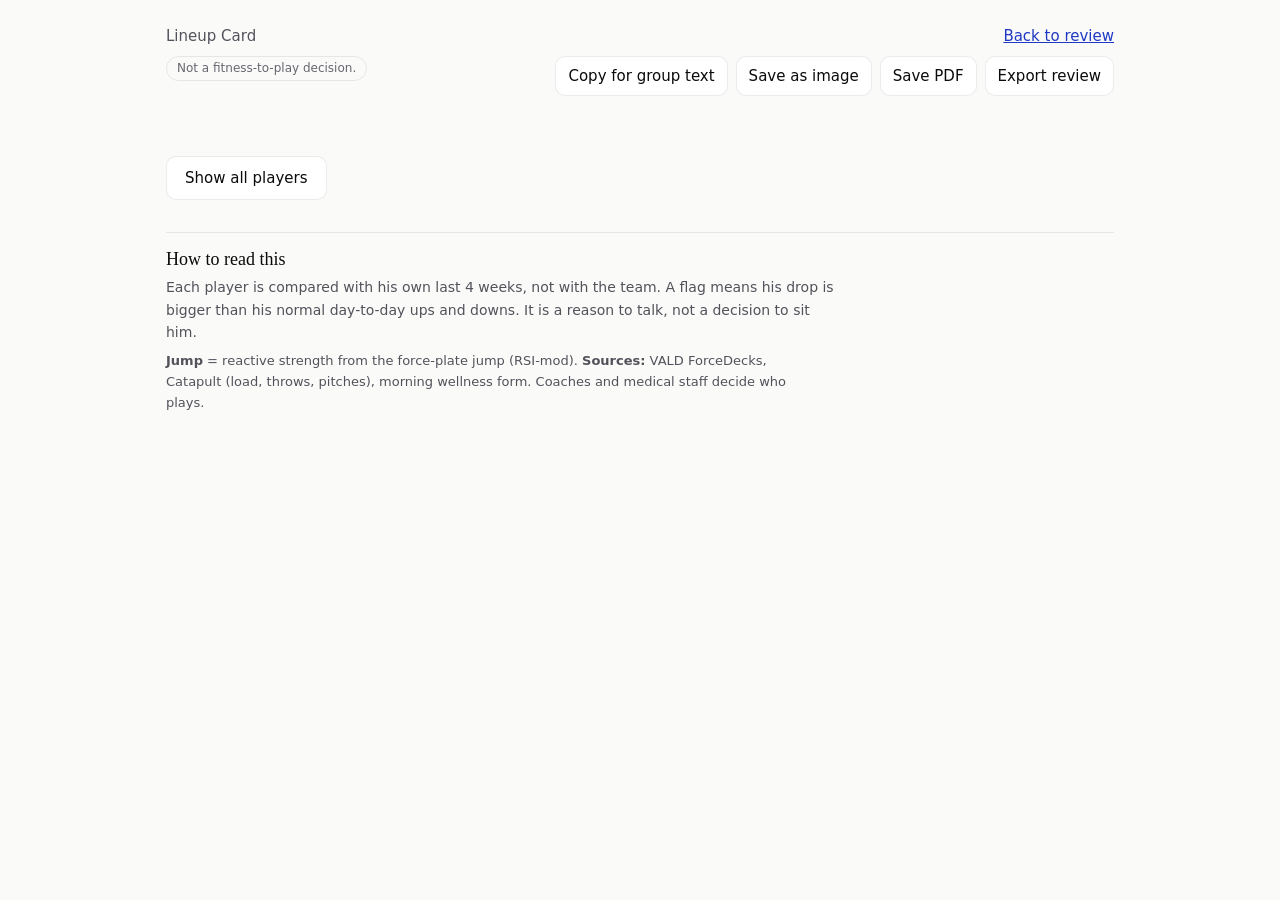
<file: index.html>
<!doctype html>
<html lang="en">
<head>
  <meta charset="utf-8">
  <meta name="viewport" content="width=device-width, initial-scale=1">
  <title>Lineup Card</title>
  <meta http-equiv="refresh" content="0; url=web/card.html">
  <link rel="canonical" href="web/card.html">
</head>
<body>
  <p>Opening the <a href="web/card.html">Lineup Card</a>. The morning review screen is <a href="web/index.html">here</a>.</p>
</body>
</html>
</file>
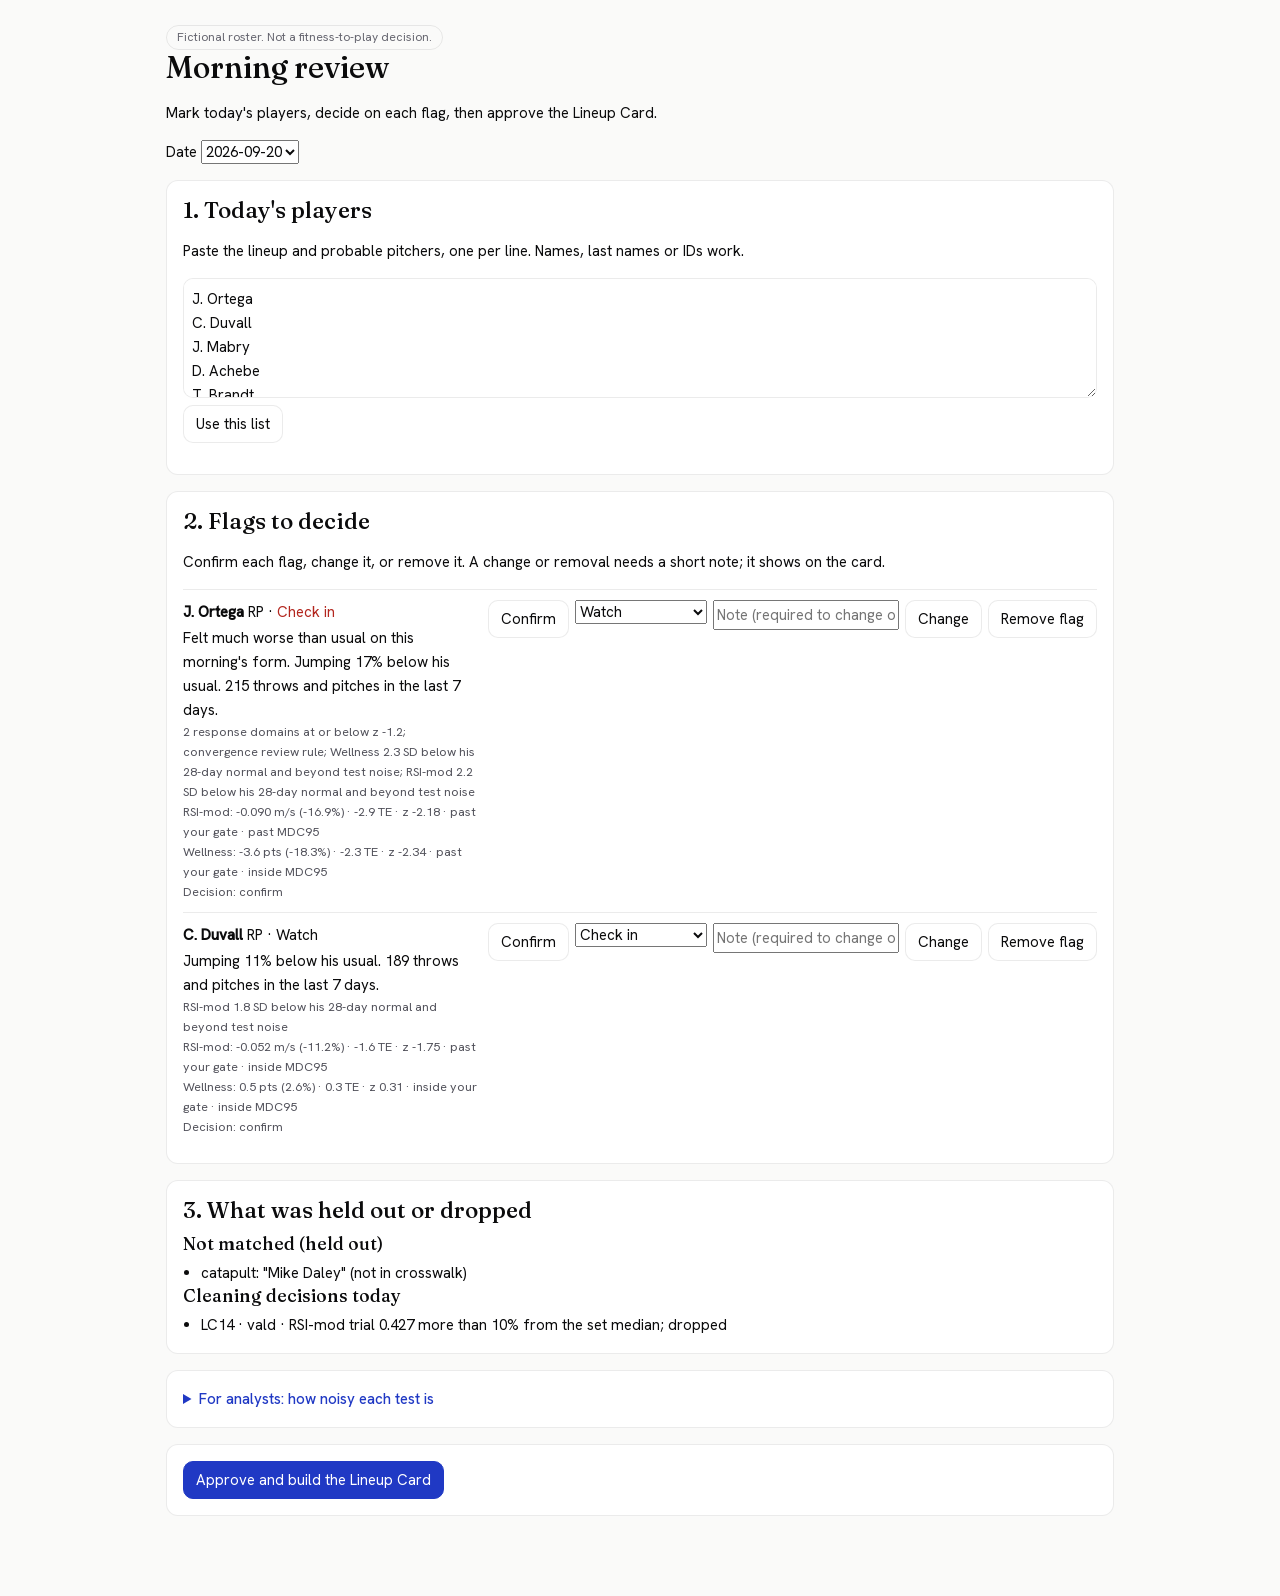
<file: web/index.html>
<!doctype html>
<html lang="en">
<head>
  <meta charset="utf-8">
  <meta name="viewport" content="width=device-width, initial-scale=1">
  <title>Lineup Card review</title>
  <link rel="stylesheet" href="css/fonts.css">
  <link rel="stylesheet" href="css/theme.css">
  <link rel="stylesheet" href="css/review.css">
</head>
<body>
<main class="wrap">
  <span class="fiction" id="disclaimer">Not a fitness-to-play decision.</span>
  <p id="stale" class="err" role="status" hidden></p>
  <h1>Morning review</h1>
  <p>Mark today's players, decide on each flag, then approve the Lineup Card.</p>
  <label>Date <select id="date"></select></label>

  <section class="panel">
    <h2>1. Today's players</h2>
    <p>Paste the lineup and probable pitchers, one per line. Names, last names or IDs work.</p>
    <textarea id="lineup" aria-label="Today's players"></textarea>
    <button id="apply-lineup">Use this list</button>
    <p id="lineup-result"></p>
  </section>

  <section class="panel">
    <h2>2. Flags to decide</h2>
    <p>Confirm each flag, change it, or remove it. A change or removal needs a short note; it shows on the card.</p>
    <div id="flags"></div>
  </section>

  <section class="panel">
    <h2>3. What was held out or dropped</h2>
    <div id="held"></div>
    <div id="log"></div>
  </section>

  <details class="panel analysts">
    <summary>For analysts: how noisy each test is</summary>
    <p>How sensitive each measure is for this squad. TE = typical error (test-to-test noise). SWC = smallest worthwhile change (0.2 x between-player SD). MDC95 = change needed to be 95% sure one reading moved. Your gate = 1.5 x TE.</p>
    <div id="signal"></div>
    <h3>All players' numbers</h3>
    <div id="allnums"></div>
  </details>

  <section class="panel">
    <button class="primary" id="approve">Approve and build the Lineup Card</button>
    <span id="approve-msg" class="err"></span>
  </section>
</main>
<script type="module">
  import { init } from "./js/review.js";
  import { fetchSource } from "./js/source.js";
  init(fetchSource());
</script>
</body>
</html>
</file>
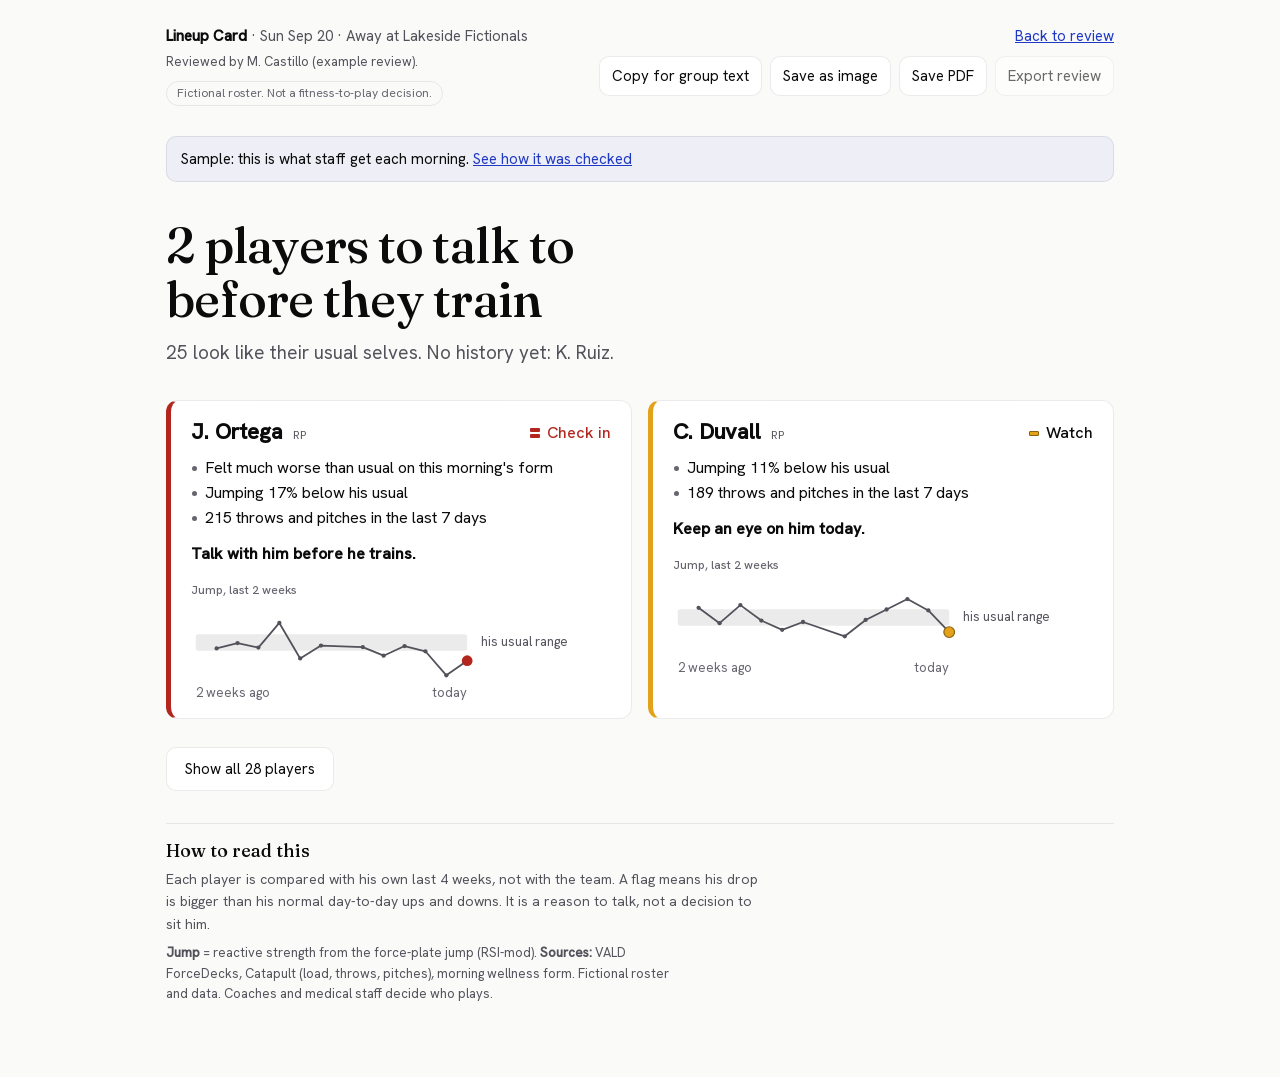
<file: web/card.html>
<!doctype html>
<html lang="en">
<head>
  <meta charset="utf-8">
  <meta name="viewport" content="width=device-width, initial-scale=1">
  <title>Lineup Card</title>
  <link rel="stylesheet" href="css/fonts.css">
  <link rel="stylesheet" href="css/theme.css">
  <link rel="stylesheet" href="css/card.css">
</head>
<body>
<main class="card wrap" id="card">
  <header class="card-head">
    <div class="head-info">
      <p id="topline" class="topline">Lineup Card</p>
      <p id="reviewed" class="reviewed"></p>
      <span class="fiction" id="disclaimer">Not a fitness-to-play decision.</span>
    </div>
    <div class="head-actions noprint">
      <a href="index.html" data-go="review">Back to review</a>
      <div class="share-bar" role="group" aria-label="Share this card">
        <button id="copy" type="button">Copy for group text</button>
        <button id="save" type="button">Save as image</button>
        <button id="print" type="button" title="Opens the print window. Choose Save as PDF.">Save PDF</button>
        <button id="export" type="button">Export review</button>
      </div>
      <p id="share-msg" class="share-msg" role="status" aria-live="polite"></p>
    </div>
  </header>
  <p id="sample-banner" class="banner noprint" hidden>Sample: this is what staff get each morning. <a href="index.html" data-go="review">See how it was checked</a></p>
  <p id="unreviewed" class="banner" hidden>Not reviewed yet. <a href="index.html" data-go="review">Review first</a>.</p>

  <section class="brief" aria-labelledby="headline">
    <h1 id="headline" class="headline"></h1>
    <p id="subline" class="subline"></p>
    <p id="schedule-note" class="schedule-note" hidden></p>
    <p id="stale" class="stale-note" role="status" hidden></p>
  </section>

  <section class="flags" aria-label="Players to talk to">
    <p id="more-label" class="group-label" hidden>Not explained by the team drop</p>
    <p id="tight-legend" class="tight-legend"></p>
    <div id="boxes" class="boxes"></div>
    <p id="with-team" class="with-team"></p>
  </section>

  <section class="everyone" aria-label="Everyone else">
    <button id="toggle" class="noprint" type="button" aria-expanded="false" aria-controls="all">Show all players</button>
    <div id="all" class="all" hidden></div>
    <div id="roster-print" class="roster-print"></div>
  </section>

  <footer class="card-foot">
    <h2>How to read this</h2>
    <p>Each player is compared with his own last 4 weeks, not with the team. A flag means his drop is bigger than his normal day-to-day ups and downs. It is a reason to talk, not a decision to sit him.</p>
    <p class="sources"><strong>Jump</strong> = reactive strength from the force-plate jump (RSI-mod). <strong>Sources:</strong> VALD ForceDecks, Catapult (load, throws, pitches), morning wellness form. <span id="fiction-foot" hidden>Fictional roster and data.</span> Coaches and medical staff decide who plays.</p>
  </footer>
</main>
<script type="module">
  import { init } from "./js/card.js";
  import { fetchSource } from "./js/source.js";
  init(fetchSource());
</script>
</body>
</html>
</file>
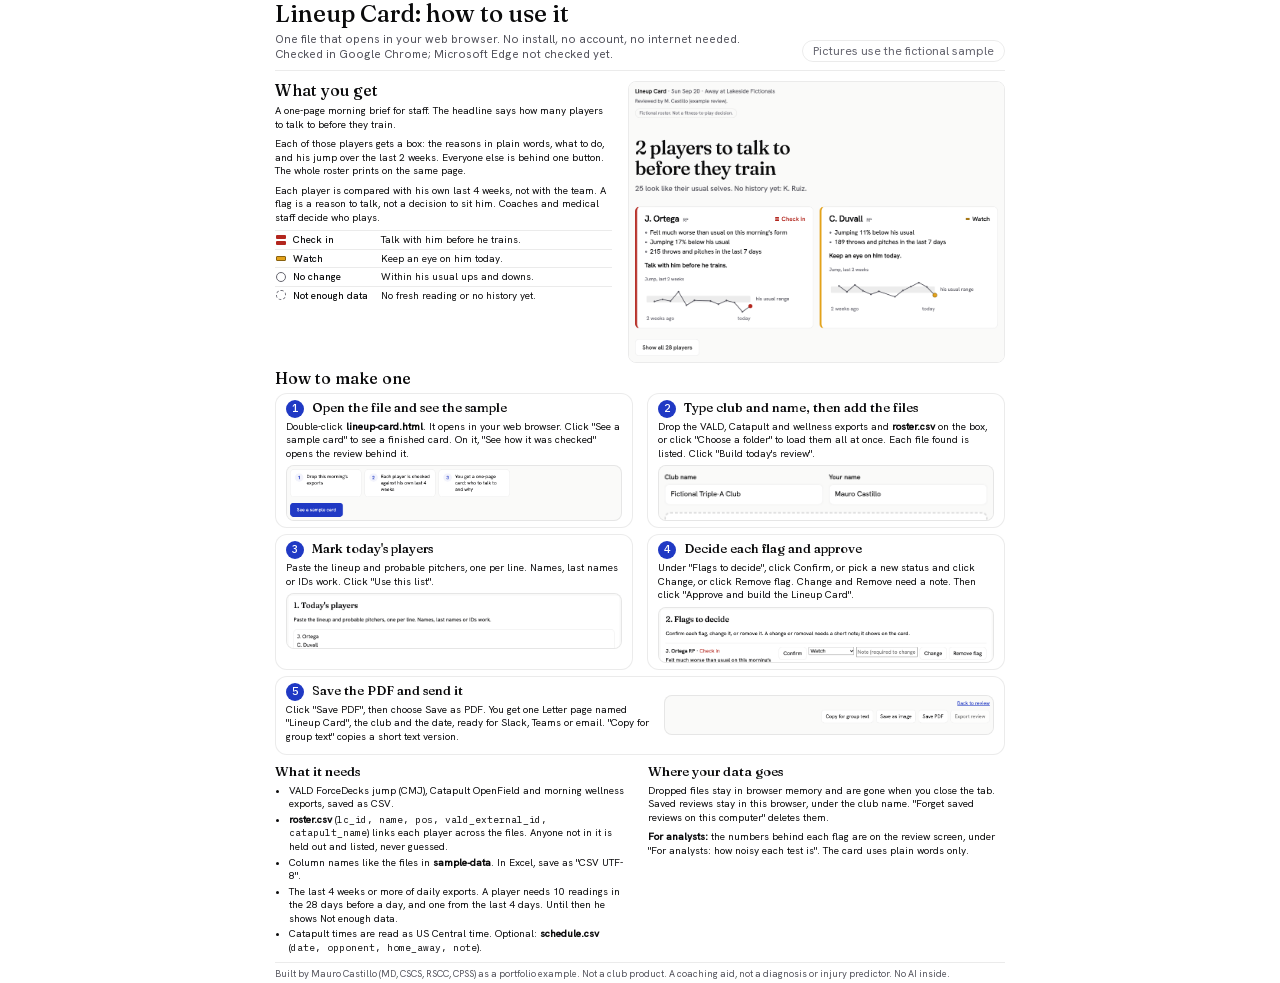
<file: docs/club-edition/how-to-use.html>
<!doctype html>
<html lang="en" data-theme="light">
<head>
  <meta charset="utf-8">
  <meta name="viewport" content="width=device-width, initial-scale=1">
  <title>Lineup Card: how to use it</title>
  <link rel="stylesheet" href="../../web/css/fonts.css">
  <link rel="stylesheet" href="../../web/css/theme.css">
  <style>
    @page { size: Letter; margin: 0.4in 0.45in; }
    html { -webkit-print-color-adjust: exact; print-color-adjust: exact; }
    body { font-size: 10px; line-height: 1.35; background: #fff; }
    .page { max-width: 7.6in; margin: 0 auto; padding: 0; }
    header { display: flex; justify-content: space-between; align-items: flex-end; gap: 16px;
      border-bottom: 1px solid var(--line); padding-bottom: 8px; }
    h1 { font-size: 24px; margin: 0; }
    h2 { font-size: 16px; margin: 0 0 4px; }
    .lede { margin: 2px 0 0; color: var(--ink-dim); font-size: 11.5px; }
    .fiction { white-space: nowrap; }
    .get { display: grid; grid-template-columns: 1fr 1.12fr; gap: 16px; align-items: start; margin-top: 10px; }
    .get p { margin: 0 0 6px; }
    .get .shot { display: block; width: 100%; border: 1px solid var(--line); border-radius: 8px; }
    .how-h { margin-top: 6px; }
    .steps { display: grid; grid-template-columns: 1fr 1fr; gap: 6px 14px; }
    .step { background: var(--card); border: 1px solid var(--line); border-radius: var(--radius-sm); padding: 6px 10px; }
    .step h3 { font-size: 12.5px; margin: 0 0 2px; display: flex; gap: 8px; align-items: baseline; }
    .n { font-family: var(--mono); font-size: 11px; color: var(--on-accent); background: var(--accent);
      border-radius: 999px; width: 18px; height: 18px; display: inline-grid; place-items: center; flex: none; }
    .step p { margin: 0 0 5px; }
    .step img { display: block; width: 100%; height: 56px; object-fit: cover; object-position: left top;
      border: 1px solid var(--line); border-radius: 8px; background: var(--bg); }
    .step img.fit { object-fit: contain; object-position: left center; }
    .step.wide { grid-column: 1 / -1; display: grid; grid-template-columns: 1fr 0.9fr; gap: 12px; align-items: center; }
    .step.wide img { height: 40px; object-fit: contain; object-position: right center; }
    .lower { display: grid; grid-template-columns: 1fr 1fr; gap: 16px; margin-top: 8px; }
    h4 { font-family: var(--display); font-weight: 500; font-size: 13px; margin: 0 0 3px; }
    .words { list-style: none; padding: 0; margin: 6px 0 0; }
    .words li { display: grid; grid-template-columns: 100px 1fr; gap: 6px; padding: 2px 0; border-top: 1px solid var(--line); }
    .status { display: inline-flex; align-items: center; gap: 6px; font-weight: 500; }
    .glyph { position: relative; display: inline-block; width: 12px; height: 12px; flex: none; }
    .glyph::before, .glyph::after { content: ""; position: absolute; box-sizing: border-box; }
    .g-check_in::before, .g-check_in::after { left: 1px; right: 1px; height: 4px; background: var(--st-check); border-radius: 1px; }
    .g-check_in::before { top: 1px; } .g-check_in::after { bottom: 1px; }
    .g-watch::before { left: 1px; right: 1px; top: 3.5px; height: 5px; background: var(--st-watch);
      border: 1px solid var(--st-watch-edge); border-radius: 1px; }
    .g-no_change::before, .g-not_enough_data::before { inset: 1px; border-radius: 50%; border: 1.5px solid var(--ink-faint); }
    .g-not_enough_data::before { border-style: dashed; }
    ul.plain { margin: 0; padding-left: 14px; }
    ul.plain li { margin: 0 0 2px; }
    code { font-family: var(--mono); font-size: 9.5px; }
    footer { margin-top: 6px; padding-top: 5px; border-top: 1px solid var(--line); color: var(--ink-dim); font-size: 9.5px; }
    footer p { margin: 0 0 2px; }
  </style>
</head>
<body>
<main class="page">
  <header>
    <div>
      <h1>Lineup Card: how to use it</h1>
      <p class="lede">One file that opens in your web browser. No install, no account, no internet needed. Checked in Google Chrome; Microsoft Edge not checked yet.</p>
    </div>
    <span class="fiction">Pictures use the fictional sample</span>
  </header>

  <section class="get">
    <div>
      <h2>What you get</h2>
      <p>A one-page morning brief for staff. The headline says how many players to talk to before they train.</p>
      <p>Each of those players gets a box: the reasons in plain words, what to do, and his jump over the last 2 weeks. Everyone else is behind one button. The whole roster prints on the same page.</p>
      <p>Each player is compared with his own last 4 weeks, not with the team. A flag is a reason to talk, not a decision to sit him. Coaches and medical staff decide who plays.</p>
      <ul class="words">
        <li><span class="status"><span class="glyph g-check_in"></span>Check in</span><span>Talk with him before he trains.</span></li>
        <li><span class="status"><span class="glyph g-watch"></span>Watch</span><span>Keep an eye on him today.</span></li>
        <li><span class="status"><span class="glyph g-no_change"></span>No change</span><span>Within his usual ups and downs.</span></li>
        <li><span class="status"><span class="glyph g-not_enough_data"></span>Not enough data</span><span>No fresh reading or no history yet.</span></li>
      </ul>
    </div>
    <img class="shot" src="shots/card.png" alt="The sample Lineup Card: the headline 2 players to talk to before they train, and one box each for J. Ortega and C. Duvall">
  </section>

  <h2 class="how-h">How to make one</h2>
  <section class="steps">
    <div class="step">
      <h3><span class="n">1</span> Open the file and see the sample</h3>
      <p>Double-click <b>lineup-card.html</b>. It opens in your web browser. Click "See a sample card" to see a finished card. On it, "See how it was checked" opens the review behind it.</p>
      <img class="fit" src="shots/step-1.png" alt="The start screen: three steps and the See a sample card button">
    </div>
    <div class="step">
      <h3><span class="n">2</span> Type club and name, then add the files</h3>
      <p>Drop the VALD, Catapult and wellness exports and <b>roster.csv</b> on the box, or click "Choose a folder" to load them all at once. Each file found is listed. Click "Build today's review".</p>
      <img src="shots/step-2.png" alt="Club and name typed, with the files found listed">
    </div>
    <div class="step">
      <h3><span class="n">3</span> Mark today's players</h3>
      <p>Paste the lineup and probable pitchers, one per line. Names, last names or IDs work. Click "Use this list".</p>
      <img src="shots/step-3.png" alt="The Today's players box with the lineup pasted">
    </div>
    <div class="step">
      <h3><span class="n">4</span> Decide each flag and approve</h3>
      <p>Under "Flags to decide", click Confirm, or pick a new status and click Change, or click Remove flag. Change and Remove need a note. Then click "Approve and build the Lineup Card".</p>
      <img src="shots/step-4.png" alt="Two flags with Confirm, Change and Remove flag buttons">
    </div>
    <div class="step wide">
      <div>
        <h3><span class="n">5</span> Save the PDF and send it</h3>
        <p>Click "Save PDF", then choose Save as PDF. You get one Letter page named "Lineup Card", the club and the date, ready for Slack, Teams or email. "Copy for group text" copies a short text version.</p>
      </div>
      <img src="shots/step-5.png" alt="The card's share buttons">
    </div>
  </section>

  <section class="lower">
    <div>
      <h4>What it needs</h4>
      <ul class="plain">
        <li>VALD ForceDecks jump (CMJ), Catapult OpenField and morning wellness exports, saved as CSV.</li>
        <li><b>roster.csv</b> (<code>lc_id, name, pos, vald_external_id, catapult_name</code>) links each player across the files. Anyone not in it is held out and listed, never guessed.</li>
        <li>Column names like the files in <b>sample-data</b>. In Excel, save as "CSV UTF-8".</li>
        <li>The last 4 weeks or more of daily exports. A player needs 10 readings in the 28 days before a day, and one from the last 4 days. Until then he shows Not enough data.</li>
        <li>Catapult times are read as US Central time. Optional: <b>schedule.csv</b> (<code>date, opponent, home_away, note</code>).</li>
      </ul>
    </div>
    <div>
      <h4>Where your data goes</h4>
      <p style="margin:0 0 6px">Dropped files stay in browser memory and are gone when you close the tab. Saved reviews stay in this browser, under the club name. "Forget saved reviews on this computer" deletes them.</p>
      <p style="margin:0"><b>For analysts:</b> the numbers behind each flag are on the review screen, under "For analysts: how noisy each test is". The card uses plain words only.</p>
    </div>
  </section>

  <footer>
    <p>Built by Mauro Castillo (MD, CSCS, RSCC, CPSS) as a portfolio example. Not a club product. A coaching aid, not a diagnosis or injury predictor. No AI inside.</p>
  </footer>
</main>
</body>
</html>
</file>
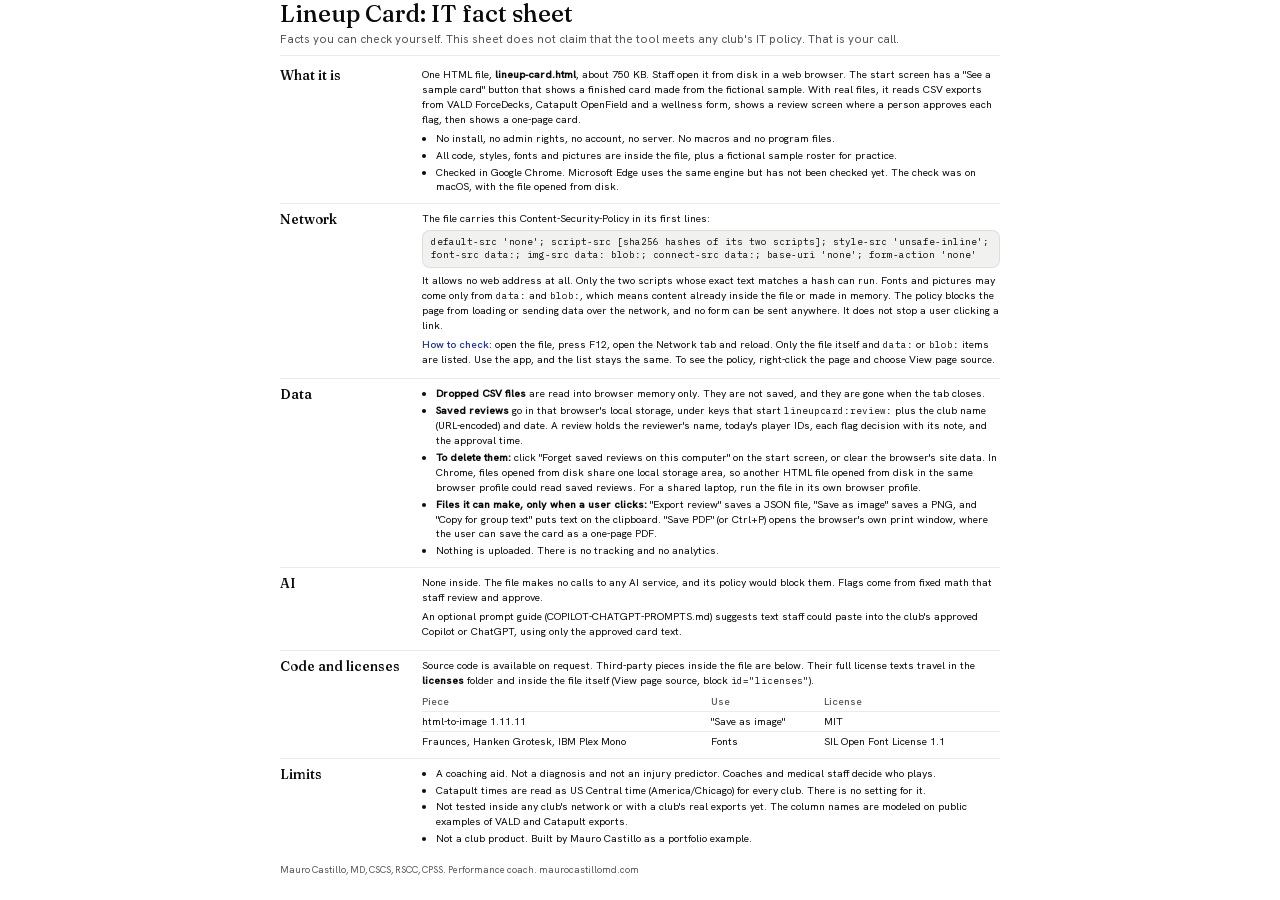
<file: docs/club-edition/it-fact-sheet.html>
<!doctype html>
<html lang="en" data-theme="light">
<head>
  <meta charset="utf-8">
  <meta name="viewport" content="width=device-width, initial-scale=1">
  <title>Lineup Card: IT fact sheet</title>
  <link rel="stylesheet" href="../../web/css/fonts.css">
  <link rel="stylesheet" href="../../web/css/theme.css">
  <style>
    @page { size: Letter; margin: 0.45in 0.5in; }
    html { -webkit-print-color-adjust: exact; print-color-adjust: exact; }
    body { font-size: 10.5px; line-height: 1.42; background: #fff; }
    .page { max-width: 7.5in; margin: 0 auto; }
    header { border-bottom: 1px solid var(--line); padding-bottom: 8px; margin-bottom: 4px; }
    h1 { font-size: 24px; margin: 0; }
    .lede { margin: 2px 0 0; color: var(--ink-dim); font-size: 11.5px; }
    section { display: grid; grid-template-columns: 1.35in 1fr; gap: 12px; padding: 7px 0; border-bottom: 1px solid var(--line); }
    h2 { font-size: 13.5px; margin: 0; }
    p { margin: 0 0 4px; }
    ul { margin: 0; padding-left: 14px; }
    li { margin: 0 0 2px; }
    code, .csp { font-family: var(--mono); font-size: 9.2px; }
    .csp { display: block; background: var(--surface); border: 1px solid var(--line); border-radius: 8px;
      padding: 5px 8px; margin: 3px 0 5px; word-break: break-word; }
    .check { color: var(--accent-dim); font-weight: 500; }
    table { border-collapse: collapse; width: 100%; }
    td, th { text-align: left; padding: 2px 8px 2px 0; border-top: 1px solid var(--line); vertical-align: top; }
    th { font-weight: 500; color: var(--ink-dim); border-top: 0; }
    footer { margin-top: 8px; color: var(--ink-dim); font-size: 9.5px; }
    footer p { margin: 0 0 2px; }
  </style>
</head>
<body>
<main class="page">
  <header>
    <h1>Lineup Card: IT fact sheet</h1>
    <p class="lede">Facts you can check yourself. This sheet does not claim that the tool meets any club's IT policy. That is your call.</p>
  </header>

  <section>
    <h2>What it is</h2>
    <div>
      <p>One HTML file, <b>lineup-card.html</b>, about 750 KB. Staff open it from disk in a web browser. The start screen has a "See a sample card" button that shows a finished card made from the fictional sample. With real files, it reads CSV exports from VALD ForceDecks, Catapult OpenField and a wellness form, shows a review screen where a person approves each flag, then shows a one-page card.</p>
      <ul>
        <li>No install, no admin rights, no account, no server. No macros and no program files.</li>
        <li>All code, styles, fonts and pictures are inside the file, plus a fictional sample roster for practice.</li>
        <li>Checked in Google Chrome. Microsoft Edge uses the same engine but has not been checked yet. The check was on macOS, with the file opened from disk.</li>
      </ul>
    </div>
  </section>

  <section>
    <h2>Network</h2>
    <div>
      <p>The file carries this Content-Security-Policy in its first lines:</p>
      <code class="csp">default-src 'none'; script-src [sha256 hashes of its two scripts]; style-src 'unsafe-inline'; font-src data:; img-src data: blob:; connect-src data:; base-uri 'none'; form-action 'none'</code>
      <p>It allows no web address at all. Only the two scripts whose exact text matches a hash can run. Fonts and pictures may come only from <code>data:</code> and <code>blob:</code>, which means content already inside the file or made in memory. The policy blocks the page from loading or sending data over the network, and no form can be sent anywhere. It does not stop a user clicking a link.</p>
      <p><span class="check">How to check:</span> open the file, press F12, open the Network tab and reload. Only the file itself and <code>data:</code> or <code>blob:</code> items are listed. Use the app, and the list stays the same. To see the policy, right-click the page and choose View page source.</p>
    </div>
  </section>

  <section>
    <h2>Data</h2>
    <div>
      <ul>
        <li><b>Dropped CSV files</b> are read into browser memory only. They are not saved, and they are gone when the tab closes.</li>
        <li><b>Saved reviews</b> go in that browser's local storage, under keys that start <code>lineupcard:review:</code> plus the club name (URL-encoded) and date. A review holds the reviewer's name, today's player IDs, each flag decision with its note, and the approval time.</li>
        <li><b>To delete them:</b> click "Forget saved reviews on this computer" on the start screen, or clear the browser's site data. In Chrome, files opened from disk share one local storage area, so another HTML file opened from disk in the same browser profile could read saved reviews. For a shared laptop, run the file in its own browser profile.</li>
        <li><b>Files it can make, only when a user clicks:</b> "Export review" saves a JSON file, "Save as image" saves a PNG, and "Copy for group text" puts text on the clipboard. "Save PDF" (or Ctrl+P) opens the browser's own print window, where the user can save the card as a one-page PDF.</li>
        <li>Nothing is uploaded. There is no tracking and no analytics.</li>
      </ul>
    </div>
  </section>

  <section>
    <h2>AI</h2>
    <div>
      <p>None inside. The file makes no calls to any AI service, and its policy would block them. Flags come from fixed math that staff review and approve.</p>
      <p>An optional prompt guide (COPILOT-CHATGPT-PROMPTS.md) suggests text staff could paste into the club's approved Copilot or ChatGPT, using only the approved card text.</p>
    </div>
  </section>

  <section>
    <h2>Code and licenses</h2>
    <div>
      <p>Source code is available on request. Third-party pieces inside the file are below. Their full license texts travel in the <b>licenses</b> folder and inside the file itself (View page source, block <code>id="licenses"</code>).</p>
      <table>
        <tr><th>Piece</th><th>Use</th><th>License</th></tr>
        <tr><td>html-to-image 1.11.11</td><td>"Save as image"</td><td>MIT</td></tr>
        <tr><td>Fraunces, Hanken Grotesk, IBM Plex Mono</td><td>Fonts</td><td>SIL Open Font License 1.1</td></tr>
      </table>
    </div>
  </section>

  <section style="border-bottom:0">
    <h2>Limits</h2>
    <div>
      <ul>
        <li>A coaching aid. Not a diagnosis and not an injury predictor. Coaches and medical staff decide who plays.</li>
        <li>Catapult times are read as US Central time (America/Chicago) for every club. There is no setting for it.</li>
        <li>Not tested inside any club's network or with a club's real exports yet. The column names are modeled on public examples of VALD and Catapult exports.</li>
        <li>Not a club product. Built by Mauro Castillo as a portfolio example.</li>
      </ul>
    </div>
  </section>

  <footer>
    <p>Mauro Castillo, MD, CSCS, RSCC, CPSS. Performance coach. maurocastillomd.com</p>
  </footer>
</main>
</body>
</html>
</file>
<file: web/css/fonts.css>
/* Fonts ship with the app (SIL Open Font License 1.1: web/fonts/OFL.txt in the repo;
   the offline file carries it in its "licenses" block, the Club Edition package in licenses/),
   so no page loads anything from another host. Latin subset only.
   Fraunces and Hanken Grotesk are variable files (Fraunces includes the opsz axis). */
@font-face { font-family: "Fraunces"; src: url("../fonts/fraunces.woff2") format("woff2"); font-weight: 400 500; font-style: normal; font-display: swap; unicode-range: U+0000-00FF, U+0131, U+0152-0153, U+02BB-02BC, U+02C6, U+02DA, U+02DC, U+0304, U+0308, U+0329, U+2000-206F, U+20AC, U+2122, U+2191, U+2193, U+2212, U+2215, U+FEFF, U+FFFD; }
@font-face { font-family: "Hanken Grotesk"; src: url("../fonts/hanken.woff2") format("woff2"); font-weight: 400 500; font-style: normal; font-display: swap; unicode-range: U+0000-00FF, U+0131, U+0152-0153, U+02BB-02BC, U+02C6, U+02DA, U+02DC, U+0304, U+0308, U+0329, U+2000-206F, U+20AC, U+2122, U+2191, U+2193, U+2212, U+2215, U+FEFF, U+FFFD; }
@font-face { font-family: "IBM Plex Mono"; src: url("../fonts/plex-mono-400.woff2") format("woff2"); font-weight: 400; font-style: normal; font-display: swap; unicode-range: U+0000-00FF, U+0131, U+0152-0153, U+02BB-02BC, U+02C6, U+02DA, U+02DC, U+0304, U+0308, U+0329, U+2000-206F, U+20AC, U+2122, U+2191, U+2193, U+2212, U+2215, U+FEFF, U+FFFD; }
@font-face { font-family: "IBM Plex Mono"; src: url("../fonts/plex-mono-500.woff2") format("woff2"); font-weight: 500; font-style: normal; font-display: swap; unicode-range: U+0000-00FF, U+0131, U+0152-0153, U+02BB-02BC, U+02C6, U+02DA, U+02DC, U+0304, U+0308, U+0329, U+2000-206F, U+20AC, U+2122, U+2191, U+2193, U+2212, U+2215, U+FEFF, U+FFFD; }
</file>
<file: web/css/theme.css>
:root {
  --bg: #FAFAF9; --surface: #F1F1F0; --card: #FFFFFF;
  --ink: #0B0B0C; --ink-dim: #52525B; --ink-faint: #666670;
  --accent: #2039C4; --accent-dim: #182C93; --on-accent: #FFFFFF; --accent-wash: rgba(32, 57, 196, 0.06);
  --line: rgba(11, 11, 12, 0.08);
  --ok: #246346; --warn: #815410; --alert: #9F3C2E;
  /* status colours (validated): amber is for marks and fills only, never for text */
  --st-check: #B3261E; --st-watch: #E3A21A;
  --st-watch-edge: color-mix(in srgb, var(--st-watch) 60%, black);
  --display: "Fraunces", Georgia, serif;
  --sans: "Hanken Grotesk", -apple-system, system-ui, sans-serif;
  --mono: "IBM Plex Mono", ui-monospace, monospace;
  --radius: 20px; --radius-sm: 12px;
}
@media (prefers-color-scheme: dark) {
  :root:not([data-theme="light"]) {
    --bg: #0E0E10; --surface: #17171A; --card: #1C1C20;
    --ink: #F4F4F5; --ink-dim: #A1A1AA; --ink-faint: #8B8B94;
    --accent: #8C9BFF; --accent-dim: #6F80F5; --on-accent: #0E0E10; --accent-wash: rgba(140, 155, 255, 0.10);
    --line: rgba(255, 255, 255, 0.10);
    --ok: #6FCF9E; --warn: #E0B25C; --alert: #F08A7A;
    --st-check: #DB4433; --st-watch: #CF9420;
  }
}
* { box-sizing: border-box; }
body { margin: 0; background: var(--bg); color: var(--ink); font: 400 15px/1.6 var(--sans); }
h1, h2, h3 { font-family: var(--display); font-weight: 500; line-height: 1.2; margin: 0 0 .4em; }
.mono { font-family: var(--mono); }
.wrap { max-width: 980px; margin: 0 auto; padding: 24px 16px 64px; }
.fiction { font-size: 12px; color: var(--ink-faint); border: 1px solid var(--line); border-radius: 999px; padding: 2px 10px; display: inline-block; }
.panel { background: var(--card); border: 1px solid var(--line); border-radius: var(--radius-sm); padding: 16px; margin: 16px 0; }
button, select, textarea, input { font: inherit; color: inherit; }
button { background: var(--card); border: 1px solid var(--line); border-radius: 10px; padding: 6px 12px; cursor: pointer; }
button.primary { background: var(--accent); color: var(--on-accent); border-color: var(--accent); }
textarea { width: 100%; min-height: 120px; background: var(--card); border: 1px solid var(--line); border-radius: 10px; padding: 8px; }
.word-check_in { color: var(--st-check); } .word-watch { color: var(--ink); }
.word-no_change { color: var(--ink-dim); } .word-not_enough_data { color: var(--ink-faint); }
</file>
<file: web/css/review.css>
/* Morning review screen (index.html and the offline edition). */
.row { display: grid; grid-template-columns: 1fr auto; gap: 8px; padding: 10px 0; border-top: 1px solid var(--line); }
.row small { color: var(--ink-dim); display: block; }
.actions { display: flex; gap: 6px; flex-wrap: wrap; align-items: start; }
.err { color: var(--alert); font-size: 13px; }
ul.plain { padding-left: 18px; margin: 0; }
table.num { border-collapse: collapse; width: 100%; font: 400 13px/1.4 var(--mono); margin: 8px 0; }
table.num th, table.num td { text-align: right; padding: 4px 8px; border-bottom: 1px solid var(--line); white-space: nowrap; }
table.num th:first-child, table.num td:first-child { text-align: left; }
table.num th { font: 500 12px var(--sans); color: var(--ink-dim); }
.scroll { overflow-x: auto; }
details summary { cursor: pointer; color: var(--accent); margin-top: 8px; }
details.analysts summary { margin-top: 0; font-weight: 500; }
details.analysts h3 { font-size: 16px; margin-top: 16px; }
.row .plain { display: block; margin-top: 2px; }
@media (max-width: 640px) { .row { grid-template-columns: 1fr; } }
</file>
<file: web/css/card.css>
/* Lineup Card: a morning brief for coaching staff. One headline, one box per player to talk to,
   everyone else behind one button. Calm, print-first, read in 30 seconds. */

.sr-only { position: absolute; width: 1px; height: 1px; overflow: hidden; clip: rect(0 0 0 0); white-space: nowrap; }

/* ---- header ---- */
.card-head { display: flex; justify-content: space-between; gap: 16px; align-items: start; }
.head-info { display: flex; flex-direction: column; align-items: start; gap: 4px; }
.topline { margin: 0; font-size: 15px; color: var(--ink-dim); }
.topline strong { color: var(--ink); font-weight: 600; }
.reviewed { margin: 0; font-size: 13px; color: var(--ink-dim); }
.reviewed:empty { display: none; }
.head-info .fiction { margin-top: 4px; }
.head-actions { display: flex; flex-direction: column; align-items: end; gap: 8px; }
.head-actions a, .banner a { color: var(--accent); }
.share-bar { display: flex; flex-wrap: wrap; gap: 8px; justify-content: end; }
.share-bar button { white-space: nowrap; min-height: 40px; }
.share-bar button:disabled { opacity: .6; cursor: progress; }
.share-bar #export:disabled { cursor: not-allowed; }
.share-msg { margin: 0; font-size: 13px; color: var(--ink-dim); min-height: 1.2em; text-align: right; }
.banner { background: var(--accent-wash); border: 1px solid var(--line); border-radius: 10px; padding: 10px 14px; margin: 16px 0 0; }
.stale-note { border: 1px solid var(--line); border-left: 4px solid var(--st-watch); border-radius: 10px; padding: 8px 12px; margin: 14px 0 0; }

/* ---- status glyph: glyph + word, never colour alone ---- */
.glyph { position: relative; display: inline-block; flex: none; width: 12px; height: 12px; vertical-align: -1px; }
.glyph::before, .glyph::after { content: ""; position: absolute; box-sizing: border-box; }
.g-check_in::before, .g-check_in::after { left: 1px; right: 1px; height: 4px; background: var(--st-check); border-radius: 1px; }
.g-check_in::before { top: 1px; } .g-check_in::after { bottom: 1px; }
.g-watch::before { left: 1px; right: 1px; top: 3.5px; height: 5px; background: var(--st-watch);
  border: 1px solid var(--st-watch-edge); border-radius: 1px; }
.g-no_change::before, .g-not_enough_data::before { inset: 1px; border-radius: 50%; border: 1.5px solid var(--ink-faint); }
.g-not_enough_data::before { border-style: dashed; }
/* "Down with team" (roster list on a team-drop day): a solid grey dot, neutral, unlike any status mark */
.g-with_team::before { inset: 2.5px; border-radius: 50%; background: var(--ink-faint); }
.word-with_team { color: var(--ink-dim); }
.status { display: inline-flex; align-items: center; gap: 6px; white-space: nowrap; }
.word { font-weight: 500; }

/* ---- the headline ---- */
.brief { margin-top: 36px; }
.headline { font-size: clamp(32px, 5.2vw, 50px); line-height: 1.08; letter-spacing: -0.015em; margin: 0; max-width: 22ch; text-wrap: balance; }
.subline { font-size: 19px; color: var(--ink-dim); margin: 12px 0 0; }
.subline:empty { display: none; }
.schedule-note { font-size: 15px; color: var(--ink-dim); margin: 6px 0 0; }

/* ---- one box per player to talk to ---- */
.flags { margin-top: 32px; }
.group-label { font-size: 14px; font-weight: 500; color: var(--ink-dim); margin: 0 0 10px; }
.boxes { display: grid; grid-template-columns: repeat(auto-fit, minmax(min(320px, 100%), 1fr)); gap: 16px; }
.boxes:empty { display: none; }
.box { container-type: inline-size; display: flex; flex-direction: column; background: var(--card); border: 1px solid var(--line);
  border-left: 5px solid var(--st-check); border-radius: var(--radius-sm); padding: 18px 20px 16px; }
.box-watch { border-left-color: var(--st-watch); }
.box-top { display: flex; flex-wrap: wrap; justify-content: space-between; align-items: baseline; gap: 4px 12px; }
.box-top h2 { font-family: var(--sans); font-size: 22px; font-weight: 600; margin: 0; letter-spacing: -0.005em; }
.box-top .status { font-size: 16px; }
.pos { font-family: var(--mono); font-size: 12px; font-weight: 400; color: var(--ink-dim); margin-left: 4px; }
.box-body { display: grid; gap: 14px; margin-top: 10px; }
.reasons { list-style: none; padding: 0; margin: 0; font-size: 16px; line-height: 1.45; }
.reasons li { position: relative; padding-left: 14px; }
.reasons li + li { margin-top: 2px; }
.reasons li::before { content: ""; position: absolute; left: 1px; top: .62em; width: 5px; height: 5px; border-radius: 50%; background: var(--ink-faint); }
.away { display: inline-block; font-size: 13px; color: var(--ink-dim); border: 1px solid var(--line); border-radius: 999px; padding: 1px 10px; margin: 10px 0 0; }
.action { font-size: 16px; font-weight: 600; margin: 12px 0 0; }
.box-trend { margin: 0; }
.box-trend figcaption { font-size: 12px; font-weight: 500; color: var(--ink-faint); margin: 0 0 2px; }
.trend { display: block; width: 100%; max-width: 400px; height: auto; overflow: visible; }
@container (min-width: 600px) {
  .box-body { grid-template-columns: 1fr minmax(280px, 1fr); align-items: center; }
}

/* the two-week jump picture (trendSvg in logic.js) */
.tr-band { fill: color-mix(in srgb, var(--ink) 8%, transparent); }
.tr-line { fill: none; stroke: var(--ink-dim); stroke-width: 1.5; stroke-linejoin: round; stroke-linecap: round; }
.tr-pt { fill: var(--ink-dim); }
.tr-dot { fill: var(--ink-faint); }
.tr-dot.tr-check_in { fill: var(--st-check); }
.tr-dot.tr-watch { fill: var(--st-watch); stroke: var(--st-watch-edge); stroke-width: 1; }
.tr-dot.tr-hollow { fill: var(--card); stroke-width: 2; stroke: var(--ink-faint); }
.tr-dot.tr-hollow.tr-check_in { stroke: var(--st-check); }
.tr-dot.tr-hollow.tr-watch { stroke: var(--st-watch-edge); }
.tr-label, .tr-axis { fill: var(--ink-faint); font: 400 11px var(--sans); }
.tr-label { fill: var(--ink-dim); }

.with-team { font-size: 15px; color: var(--ink-dim); margin: 16px 0 0; }
.with-team:empty { display: none; }

/* ---- everyone, behind one button ---- */
.everyone { margin-top: 28px; }
#toggle { min-height: 44px; padding: 8px 18px; }
.all { columns: 3 240px; column-gap: 36px; margin-top: 18px; }
.all-group { break-inside: avoid; margin-bottom: 14px; }
.all-group h3 { font: 600 12px var(--sans); letter-spacing: .06em; text-transform: uppercase; color: var(--ink-faint); margin: 0 0 4px; }
.all-group ul { list-style: none; padding: 0; margin: 0; }
.all-row { display: grid; grid-template-columns: 1fr auto; column-gap: 10px; padding: 5px 0; border-bottom: 1px solid var(--line); font-size: 14px; line-height: 1.35; }
.all-row .pos { margin-left: 2px; }
.all-name { font-weight: 500; }
.all-row .status { font-size: 13px; }
.all-change { grid-column: 1; font-size: 13px; color: var(--ink-dim); }
.in-lineup { grid-column: 2; justify-self: end; font-size: 12px; color: var(--ink-dim); }
.in-lineup:empty { display: none; }

.roster-print { display: none; }
.tight-legend { display: none; }

/* ---- how to read this ---- */
.card-foot { font-size: 14px; color: var(--ink-dim); border-top: 1px solid var(--line); margin-top: 32px; padding-top: 16px; }
.card-foot h2 { font-size: 18px; color: var(--ink); margin: 0 0 6px; }
.card-foot p { margin: 0 0 8px; max-width: 75ch; }
.card-foot .sources { font-size: 13px; }

/* ---- Save as image: buttons and banners leave the layout while the image is made ---- */
.capturing .noprint, .capturing .banner { display: none !important; }
.capturing .everyone:has(> .all[hidden]) { display: none; }
.capturing { padding-bottom: 24px; }

/* ---- phone ---- */
@media (max-width: 640px) {
  .card-head { flex-direction: column; gap: 10px; }
  .head-actions { align-items: start; }
  .share-bar, .share-msg { justify-content: start; text-align: left; }
  .brief { margin-top: 24px; }
  .subline { font-size: 17px; }
  .box { padding: 16px; }
  .box-top h2 { font-size: 20px; }
  #toggle { width: 100%; }
}

/* ---- print: one full US Letter page. The PDF is the real product (sent by Slack, Teams, email). ----
   Sizes are in pt; roster text is never under 9pt. "How to read this" sits at the page bottom.
   data-density / data-pictures on #card come from printLayout() in logic.js:
   roomy (0-4 boxes, two across, with pictures), normal (5-6, three across), tight (7+, a one-line-each list). */
@page { size: letter; margin: 0.4in 0.45in; }
@media print {
  :root, :root:not([data-theme="light"]) { --bg: #fff; --card: #fff; --ink: #000; --ink-dim: #333; --ink-faint: #666670; --surface: #eee;
    --line: rgba(0, 0, 0, .16); --st-check: #B3261E; --st-watch: #E3A21A; }
  * { -webkit-print-color-adjust: exact; print-color-adjust: exact; }
  body { font-size: 10pt; line-height: 1.3; background: #fff; }
  .wrap { padding: 0; max-width: none; }
  .noprint, .banner, .all, .all[hidden] { display: none !important; }
  /* the card fills the page; the explanation is pinned to the bottom */
  .card { display: flex; flex-direction: column; min-height: 9.95in; }
  .card-foot { margin-top: auto; }

  .head-info { flex-direction: row; flex-wrap: wrap; align-items: baseline; gap: 2pt 12pt; }
  .topline { font-size: 10.5pt; } .reviewed { font-size: 9.5pt; }
  .head-info .fiction { margin: 0; font-size: 8.5pt; padding: 0 6pt; }
  .stale-note { font-size: 9.5pt; padding: 2pt 8pt; margin: 4pt 0 0; }

  .brief { margin-top: 10pt; }
  .headline { font-size: 28pt; max-width: none; line-height: 1.08; }
  .subline { font-size: 13pt; margin-top: 5pt; }
  .schedule-note { font-size: 10.5pt; margin-top: 2pt; }

  .glyph { width: 9pt; height: 9pt; }
  .g-check_in::before, .g-check_in::after { height: 3pt; }
  .g-watch::before { top: 2.5pt; height: 4pt; }
  .g-no_change::before, .g-not_enough_data::before { border-width: 1.1pt; }
  .g-with_team::before { inset: 2pt; }
  .status { gap: 4pt; }

  .flags { margin-top: 10pt; }
  .group-label { font-size: 10pt; margin-bottom: 4pt; }
  .boxes { grid-template-columns: repeat(auto-fit, minmax(3.5in, 1fr)); gap: 8pt; }
  .box { padding: 7pt 10pt 6pt; border-radius: 6pt; border-left-width: 4pt; break-inside: avoid; }
  .box-top h2 { font-size: 13pt; }
  .box-top .status { font-size: 11pt; }
  .pos { font-size: 8pt; }
  .box-body { gap: 4pt; margin-top: 3pt; }
  .reasons { font-size: 10.5pt; line-height: 1.3; }
  .reasons li { padding-left: 9pt; }
  .reasons li::before { width: 3pt; height: 3pt; }
  .away { font-size: 9pt; padding: 0 6pt; margin-top: 3pt; }
  .action { font-size: 10.5pt; margin-top: 3pt; }
  .box-trend figcaption { font-size: 8.5pt; margin: 2pt 0 0; }
  .trend { width: 100%; max-width: 3.4in; height: auto; }
  @container (min-width: 6in) { .box-body { grid-template-columns: 1fr 3.4in; align-items: center; } }
  .card[data-pictures="false"] .box-trend { display: none; }
  .card[data-reasons="2"] .reasons li:nth-child(n+3):not(.review-note),
  .card[data-reasons="1"] .reasons li:nth-child(n+2):not(.review-note) { display: none; }
  .card[data-density="normal"] .boxes { grid-template-columns: repeat(3, 1fr); }
  .card[data-density="normal"] .reasons, .card[data-density="normal"] .action { font-size: 10pt; }
  /* tight (7+): the boxes print as a one-line-each list: status, name, the reason that drove the flag */
  .tight-legend { display: none; }
  .card[data-density="tight"] .tight-legend { display: block; font-size: 10pt; margin: 0 0 3pt; }
  .card[data-density="tight"] .boxes { grid-template-columns: 1fr; gap: 0; }
  .card[data-density="tight"] .box { display: grid; grid-template-columns: 0.95in 1.45in 1fr; column-gap: 6pt; align-items: baseline;
    border: 0; border-bottom: 1px solid var(--line); border-radius: 0; padding: var(--row-gap, 1pt) 0; line-height: 1.2; }
  .card[data-density="tight"] .box-top { display: contents; }
  .card[data-density="tight"] .box-top .status { grid-column: 1; grid-row: 1; font-size: 10pt; }
  .card[data-density="tight"] .box-top h2 { grid-column: 2; grid-row: 1; font-size: 10pt; font-weight: 600; line-height: 1.2; }
  .card[data-density="tight"] .box-top h2 .pos { font-size: 8.5pt; }
  .card[data-density="tight"] .box-body { grid-column: 3; grid-row: 1; display: block; margin: 0; }
  .card[data-density="tight"] .reasons { font-size: 10pt; line-height: 1.2; }
  .card[data-roster="9"] .box-top .status, .card[data-roster="9"] .box-top h2, .card[data-roster="9"] .reasons { font-size: 9.5pt; }
  /* 12 or more flags: the roster drops to its 9pt floor */
  .card[data-roster="9"] .roster-table { font-size: 9pt; }
  .card[data-roster="9"] .roster-table .status { font-size: 9pt; }
  .card[data-density="tight"] .reasons li { padding: 0; }
  .card[data-density="tight"] .reasons li::before { content: none; }
  .card[data-density="tight"] .action, .card[data-density="tight"] .away { display: none; }
  /* on paper the roster table already marks each of them "Down with team", and the sub line counts them */
  .with-team { display: none; }

  /* the whole roster: two tables side by side */
  .everyone { margin-top: 10pt; }
  .roster-print { display: grid; grid-template-columns: 1fr 1fr; gap: 0 0.25in; align-items: start; }
  .roster-table { width: 100%; table-layout: fixed; border-collapse: collapse; font-size: 10pt; line-height: 1.15; }
  .roster-table th:nth-child(1) { width: 28%; } .roster-table th:nth-child(2) { width: 34%; }
  .roster-table th:nth-child(3) { width: 26%; } .roster-table th:nth-child(4) { width: 12%; }
  .roster-table.with-lineup th:nth-child(1) { width: 24%; } .roster-table.with-lineup th:nth-child(2) { width: 34%; }
  .roster-table.with-lineup th:nth-child(3) { width: 20%; } .roster-table.with-lineup th:nth-child(4) { width: 9%; }
  .roster-table td:nth-child(n+4), .roster-table th:nth-child(n+4) { text-align: right; padding-right: 0; }
  .roster-table thead th { font: 500 8.5pt var(--sans); color: var(--ink-dim); text-align: left; padding: 0 4pt 2pt 0;
    border-bottom: 1px solid var(--ink-faint); vertical-align: bottom; }
  .roster-table td { padding: var(--row-gap, 1.5pt) 4pt var(--row-gap, 1.5pt) 0; border-bottom: 1px solid var(--line); vertical-align: baseline; white-space: nowrap; }
  .roster-table td:nth-child(3) { white-space: normal; }
  .roster-table tr.grp th { font: 600 8.5pt var(--sans); letter-spacing: .06em; text-transform: uppercase; color: var(--ink-faint);
    text-align: left; padding: 3pt 0 0; }
  .roster-table .pos { font-size: 8.5pt; }
  .roster-table .rt-name { font-weight: 500; }
  .roster-table .status { font-size: 10pt; }

  .card-foot { font-size: 9.5pt; line-height: 1.3; padding-top: 6pt; margin-top: auto; }
  .card-foot h2 { display: inline; font-size: 11pt; margin: 0 4pt 0 0; }
  .card-foot h2 + p { display: inline; }
  .card-foot .sources { margin-top: 3pt; }
  .card-foot p { margin: 0 0 3pt; max-width: none; }
  .card-foot .sources { font-size: 9pt; }
}
</file>
